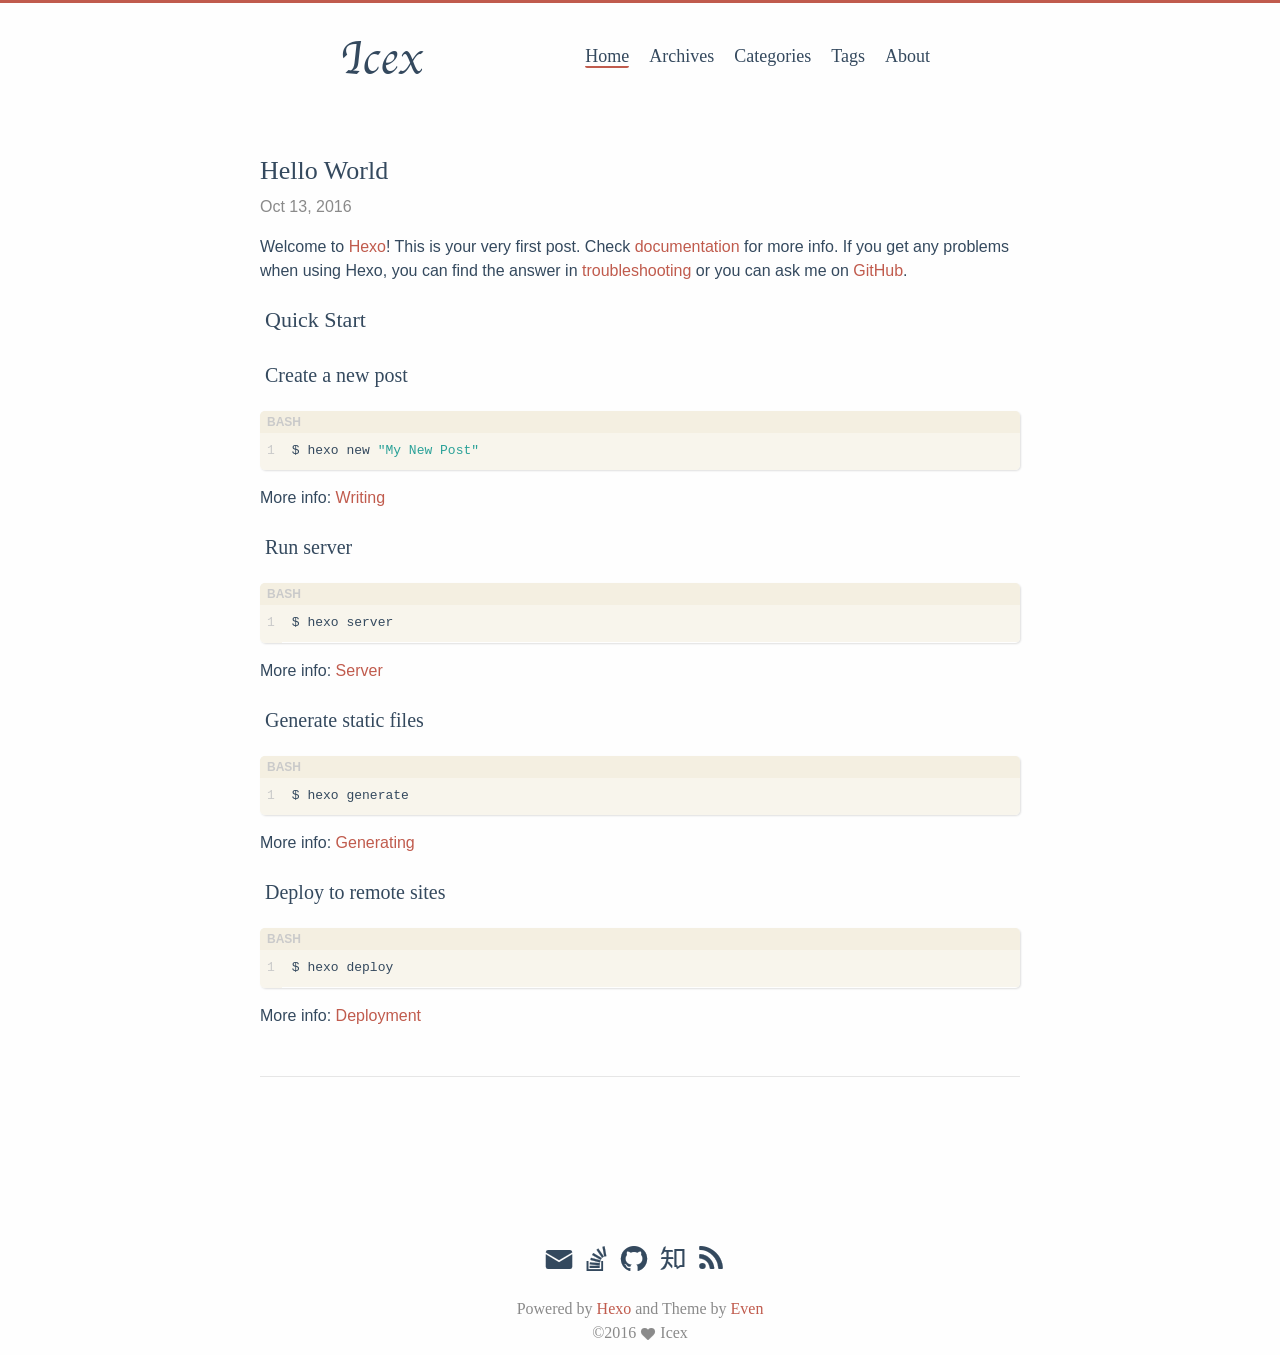
<file: index.html>
<!DOCTYPE html><html lang="en"><head><meta charset="utf-8"><meta name="X-UA-Compatible" content="IE=edge"><meta name="viewport" content="width=device-width, initial-scale=1"><meta name="author" content="Icex"><meta name="description" content="The life turns happiness！"><title>Icex</title><link rel="icon" href="/favicon.ico"><link rel="canonical" href="http://www.icex.me/2016/03/02/hello-world//index.html"><link rel="alternate" href="/atom.xml" title="Icex"><link rel="stylesheet" href="/fonts/iconfont/iconfont.css"><link rel="stylesheet" href="/css/style.css"><script type="text/javascript">var _hmt = _hmt || [];
(function() {
  var hm = document.createElement("script");
  hm.src = "//hm.baidu.com/hm.js?28cc3e566472c4e78e922a2c3761d957";
  var s = document.getElementsByTagName("script")[0]; 
  s.parentNode.insertBefore(hm, s);
})();
</script><script type="text/javascript">(function(i,s,o,g,r,a,m){i['GoogleAnalyticsObject']=r;i[r]=i[r]||function(){
(i[r].q=i[r].q||[]).push(arguments)},i[r].l=1*new Date();a=s.createElement(o),
m=s.getElementsByTagName(o)[0];a.async=1;a.src=g;m.parentNode.insertBefore(a,m)
})(window,document,'script','//www.google-analytics.com/analytics.js','ga');

ga('create', 'UA-85662836-1', 'auto');
ga('send', 'pageview');</script></head><body><div id="main"><header><a href="/." class="logo">Icex</a><ul class="nav"><li class="nav-link"><a href="/" class="active">Home</a></li><li class="nav-link"><a href="/archives/" target="_self">Archives</a></li><li class="nav-link"><a href="/categories/" target="_self">Categories</a></li><li class="nav-link"><a href="/tags/" target="_self">Tags</a></li><li class="nav-link"><a href="/about/" target="_self">About</a></li></ul></header><section id="container"><ul class="home"><li class="post-item"><article class="post"><h2 class="post-title"><a href="/2016/10/13/hello-world/" class="post-link">Hello World</a></h2><span class="post-time">Oct 13, 2016</span><div class="post-content"><p>Welcome to <a href="https://hexo.io/" target="_blank" rel="external">Hexo</a>! This is your very first post. Check <a href="https://hexo.io/docs/" target="_blank" rel="external">documentation</a> for more info. If you get any problems when using Hexo, you can find the answer in <a href="https://hexo.io/docs/troubleshooting.html" target="_blank" rel="external">troubleshooting</a> or you can ask me on <a href="https://github.com/hexojs/hexo/issues" target="_blank" rel="external">GitHub</a>.</p>
<h2 id="Quick-Start"><a href="#Quick-Start" class="headerlink" title="Quick Start"></a>Quick Start</h2><h3 id="Create-a-new-post"><a href="#Create-a-new-post" class="headerlink" title="Create a new post"></a>Create a new post</h3><figure class="highlight bash"><table><tr><td class="gutter"><pre><div class="line">1</div></pre></td><td class="code"><pre><div class="line">$ hexo new <span class="string">"My New Post"</span></div></pre></td></tr></table></figure>
<p>More info: <a href="https://hexo.io/docs/writing.html" target="_blank" rel="external">Writing</a></p>
<h3 id="Run-server"><a href="#Run-server" class="headerlink" title="Run server"></a>Run server</h3><figure class="highlight bash"><table><tr><td class="gutter"><pre><div class="line">1</div></pre></td><td class="code"><pre><div class="line">$ hexo server</div></pre></td></tr></table></figure>
<p>More info: <a href="https://hexo.io/docs/server.html" target="_blank" rel="external">Server</a></p>
<h3 id="Generate-static-files"><a href="#Generate-static-files" class="headerlink" title="Generate static files"></a>Generate static files</h3><figure class="highlight bash"><table><tr><td class="gutter"><pre><div class="line">1</div></pre></td><td class="code"><pre><div class="line">$ hexo generate</div></pre></td></tr></table></figure>
<p>More info: <a href="https://hexo.io/docs/generating.html" target="_blank" rel="external">Generating</a></p>
<h3 id="Deploy-to-remote-sites"><a href="#Deploy-to-remote-sites" class="headerlink" title="Deploy to remote sites"></a>Deploy to remote sites</h3><figure class="highlight bash"><table><tr><td class="gutter"><pre><div class="line">1</div></pre></td><td class="code"><pre><div class="line">$ hexo deploy</div></pre></td></tr></table></figure>
<p>More info: <a href="https://hexo.io/docs/deployment.html" target="_blank" rel="external">Deployment</a></p>
</div></article></li></ul><div class="paginator"></div></section><footer><div class="social"><a href="mailto:547897116@qq.com" title="email" class="iconfont icon-email"></a><a href="http://walk-code.com/" title="stack-overflow" class="iconfont icon-stack-overflow"></a><a href="https://github.com/IcexTX" title="github" class="iconfont icon-github"></a><a href="https://www.zhihu.com/people/IcexTX" title="zhihu" class="iconfont icon-zhihu"></a><a href="/atom.xml" title="rss" class="iconfont icon-rss"></a></div><div class="copyright"><p class="power">Powered by <a href="https://hexo.io/">Hexo</a> and Theme by <a href="https://github.com/ahonn/hexo-theme-even"> Even</a></p><p class="since">&copy;2016<span class="heart"><i class="iconfont icon-heart"></i></span><span class="author">Icex</span></p></div><label id="back2top"><i class="iconfont icon-up"></i></label></footer></div><script src="/js/zepto.min.js"></script><script src="/js/theme.js"></script></body></html>
</file>
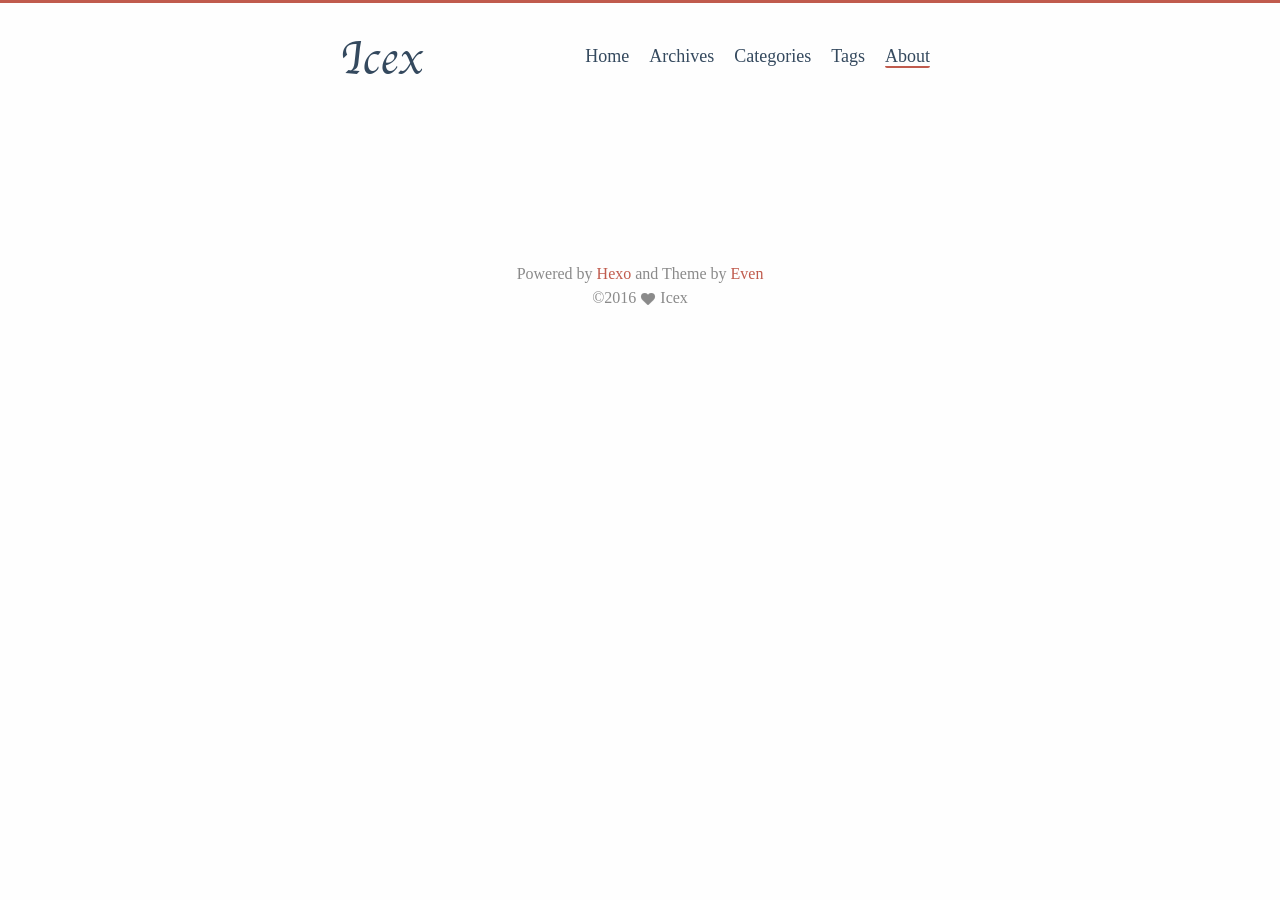
<file: about/index.html>
<!DOCTYPE html><html lang="en"><head><meta charset="utf-8"><meta name="X-UA-Compatible" content="IE=edge"><meta name="viewport" content="width=device-width, initial-scale=1"><meta name="author" content="Icex"><meta name="description" content="The life turns happiness！"><title>About · Icex</title><link rel="icon" href="/favicon.ico"><link rel="canonical" href="http://www.icex.me/2016/03/02/hello-world//about/index.html"><link rel="alternate" href="/atom.xml" title="Icex"><link rel="stylesheet" href="/fonts/iconfont/iconfont.css"><link rel="stylesheet" href="/css/style.css"><script type="text/javascript">var _hmt = _hmt || [];
(function() {
  var hm = document.createElement("script");
  hm.src = "//hm.baidu.com/hm.js?28cc3e566472c4e78e922a2c3761d957";
  var s = document.getElementsByTagName("script")[0]; 
  s.parentNode.insertBefore(hm, s);
})();
</script><script type="text/javascript">(function(i,s,o,g,r,a,m){i['GoogleAnalyticsObject']=r;i[r]=i[r]||function(){
(i[r].q=i[r].q||[]).push(arguments)},i[r].l=1*new Date();a=s.createElement(o),
m=s.getElementsByTagName(o)[0];a.async=1;a.src=g;m.parentNode.insertBefore(a,m)
})(window,document,'script','//www.google-analytics.com/analytics.js','ga');

ga('create', 'UA-85662836-1', 'auto');
ga('send', 'pageview');</script></head><body><div id="main"><header><a href="/." class="logo">Icex</a><ul class="nav"><li class="nav-link"><a href="/" target="_self">Home</a></li><li class="nav-link"><a href="/archives/" target="_self">Archives</a></li><li class="nav-link"><a href="/categories/" target="_self">Categories</a></li><li class="nav-link"><a href="/tags/" target="_self">Tags</a></li><li class="nav-link"><a href="/about/" target="_self" class="active">About</a></li></ul></header><section id="container"><article class="post"><article class="post-block"><div class="post-content"></div></article></article><section id="comments"><div data-thread-key="http://www.icex.me/2016/03/02/hello-world/index.html/about/index.html" data-title="about" data-url="http://www.icex.me/2016/03/02/hello-world/index.html/about/index.html" class="ds-thread"></div><script type="text/javascript">var duoshuoQuery = {short_name: "icex.duoshuo.com" };
(function() {
    var ds = document.createElement('script');
    ds.type = 'text/javascript';ds.async = true;
    ds.src = (document.location.protocol == 'https:' ? 'https:' : 'http:') + '//static.duoshuo.com/embed.js';
    ds.charset = 'UTF-8';
    (document.getElementsByTagName('head')[0] || document.getElementsByTagName('body')[0]).appendChild(ds);
})();</script></section></section><footer><div class="copyright"><p class="power">Powered by <a href="https://hexo.io/">Hexo</a> and Theme by <a href="https://github.com/ahonn/hexo-theme-even"> Even</a></p><p class="since">&copy;2016<span class="heart"><i class="iconfont icon-heart"></i></span><span class="author">Icex</span></p></div><label id="back2top"><i class="iconfont icon-up"></i></label></footer></div><script src="/js/zepto.min.js"></script><script src="/js/theme.js"></script></body></html>
</file>
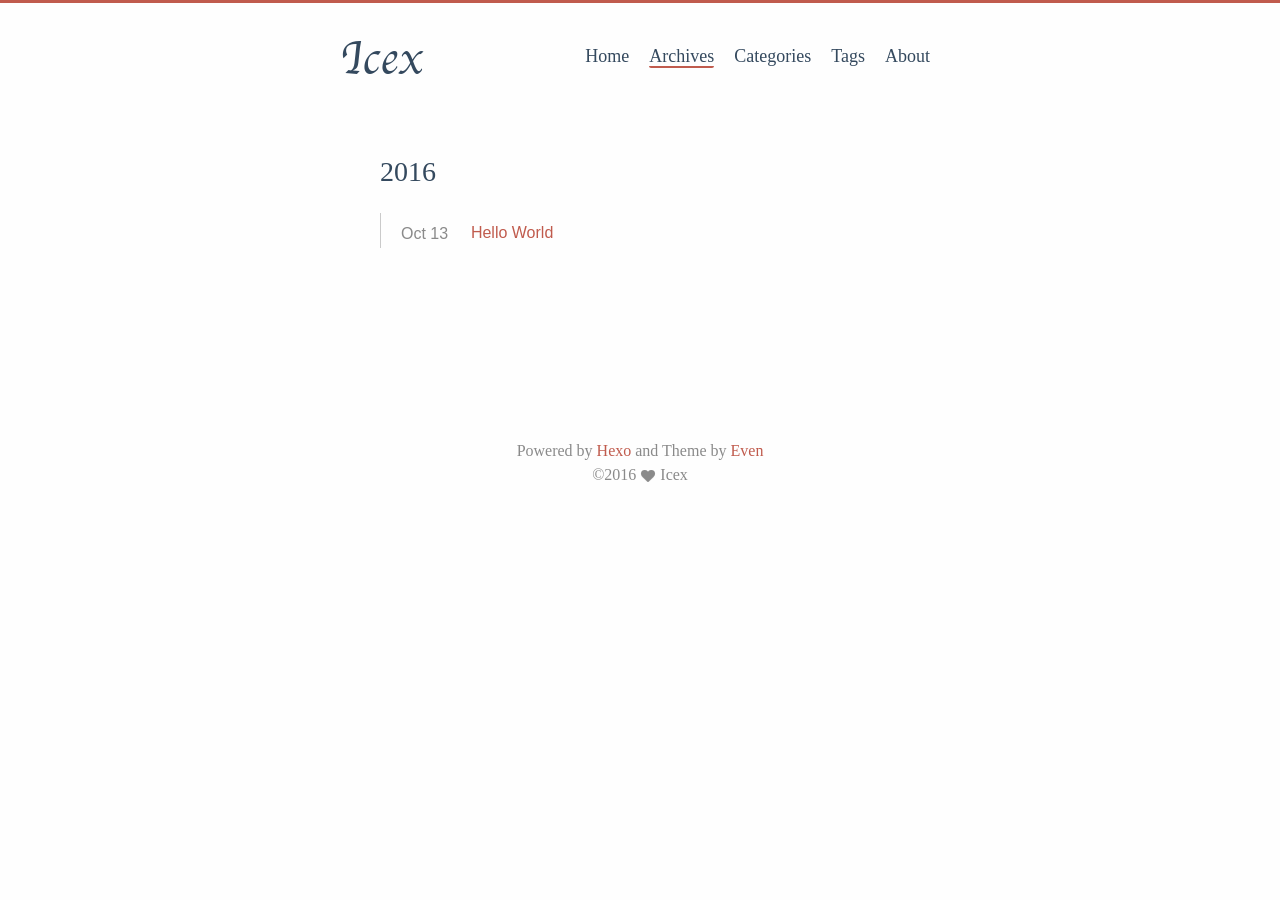
<file: archives/index.html>
<!DOCTYPE html><html lang="en"><head><meta charset="utf-8"><meta name="X-UA-Compatible" content="IE=edge"><meta name="viewport" content="width=device-width, initial-scale=1"><meta name="author" content="Icex"><meta name="description" content="The life turns happiness！"><title>Archives · Icex</title><link rel="icon" href="/favicon.ico"><link rel="canonical" href="http://www.icex.me/2016/03/02/hello-world//archives/index.html"><link rel="alternate" href="/atom.xml" title="Icex"><link rel="stylesheet" href="/fonts/iconfont/iconfont.css"><link rel="stylesheet" href="/css/style.css"><script type="text/javascript">var _hmt = _hmt || [];
(function() {
  var hm = document.createElement("script");
  hm.src = "//hm.baidu.com/hm.js?28cc3e566472c4e78e922a2c3761d957";
  var s = document.getElementsByTagName("script")[0]; 
  s.parentNode.insertBefore(hm, s);
})();
</script><script type="text/javascript">(function(i,s,o,g,r,a,m){i['GoogleAnalyticsObject']=r;i[r]=i[r]||function(){
(i[r].q=i[r].q||[]).push(arguments)},i[r].l=1*new Date();a=s.createElement(o),
m=s.getElementsByTagName(o)[0];a.async=1;a.src=g;m.parentNode.insertBefore(a,m)
})(window,document,'script','//www.google-analytics.com/analytics.js','ga');

ga('create', 'UA-85662836-1', 'auto');
ga('send', 'pageview');</script></head><body><div id="main"><header><a href="/." class="logo">Icex</a><ul class="nav"><li class="nav-link"><a href="/" target="_self">Home</a></li><li class="nav-link"><a href="/archives/" target="_self" class="active">Archives</a></li><li class="nav-link"><a href="/categories/" target="_self">Categories</a></li><li class="nav-link"><a href="/tags/" target="_self">Tags</a></li><li class="nav-link"><a href="/about/" target="_self">About</a></li></ul></header><section id="container"><div class="archive"><h2 class="year">2016</h2><div class="post-item"><div class="post-time">Oct 13</div><a href="/2016/10/13/hello-world/" class="post-link">Hello World</a></div></div><div class="paginator"></div></section><footer><div class="copyright"><p class="power">Powered by <a href="https://hexo.io/">Hexo</a> and Theme by <a href="https://github.com/ahonn/hexo-theme-even"> Even</a></p><p class="since">&copy;2016<span class="heart"><i class="iconfont icon-heart"></i></span><span class="author">Icex</span></p></div><label id="back2top"><i class="iconfont icon-up"></i></label></footer></div><script src="/js/zepto.min.js"></script><script src="/js/theme.js"></script></body></html>
</file>
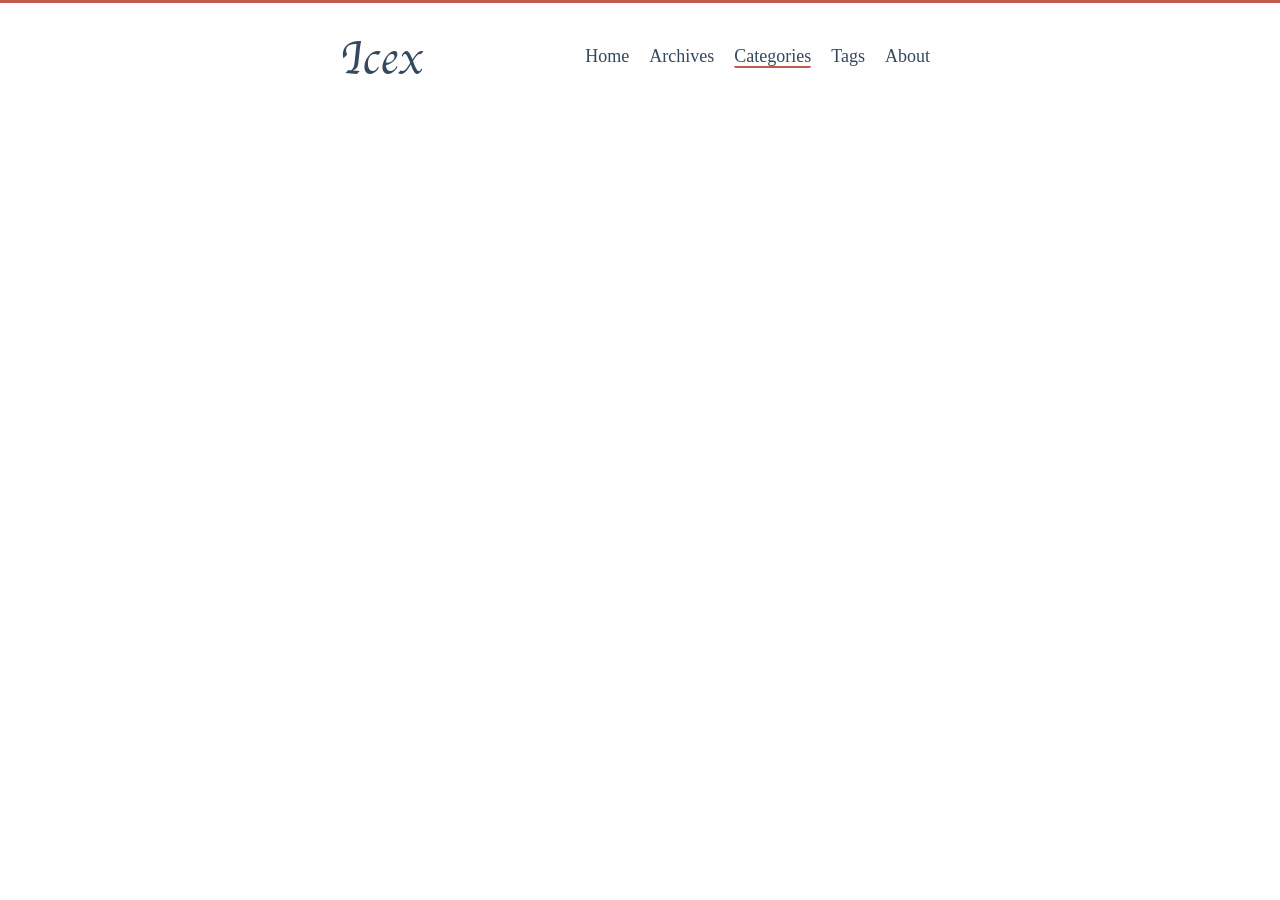
<file: categories/index.html>
<!DOCTYPE html><html lang="en"><head><meta charset="utf-8"><meta name="X-UA-Compatible" content="IE=edge"><meta name="viewport" content="width=device-width, initial-scale=1"><meta name="author" content="Icex"><meta name="description" content="The life turns happiness！"><title>Categories · Icex</title><link rel="icon" href="/favicon.ico"><link rel="canonical" href="http://www.icex.me/2016/03/02/hello-world//categories/index.html"><link rel="alternate" href="/atom.xml" title="Icex"><link rel="stylesheet" href="/fonts/iconfont/iconfont.css"><link rel="stylesheet" href="/css/style.css"><script type="text/javascript">var _hmt = _hmt || [];
(function() {
  var hm = document.createElement("script");
  hm.src = "//hm.baidu.com/hm.js?28cc3e566472c4e78e922a2c3761d957";
  var s = document.getElementsByTagName("script")[0]; 
  s.parentNode.insertBefore(hm, s);
})();
</script><script type="text/javascript">(function(i,s,o,g,r,a,m){i['GoogleAnalyticsObject']=r;i[r]=i[r]||function(){
(i[r].q=i[r].q||[]).push(arguments)},i[r].l=1*new Date();a=s.createElement(o),
m=s.getElementsByTagName(o)[0];a.async=1;a.src=g;m.parentNode.insertBefore(a,m)
})(window,document,'script','//www.google-analytics.com/analytics.js','ga');

ga('create', 'UA-85662836-1', 'auto');
ga('send', 'pageview');</script></head><body><div id="main"><header><a href="/." class="logo">Icex</a><ul class="nav"><li class="nav-link"><a href="/" target="_self">Home</a></li><li class="nav-link"><a href="/archives/" target="_self">Archives</a></li><li class="nav-link"><a href="/categories/" target="_self" class="active">Categories</a></li><li class="nav-link"><a href="/tags/" target="_self">Tags</a></li><li class="nav-link"><a href="/about/" target="_self">About</a></li></ul></header><section id="container"><article class="categories"><div class="total"></div></article></section><footer><label id="back2top"><i class="iconfont icon-up"></i></label></footer></div><script src="/js/zepto.min.js"></script><script src="/js/theme.js"></script></body></html>
</file>
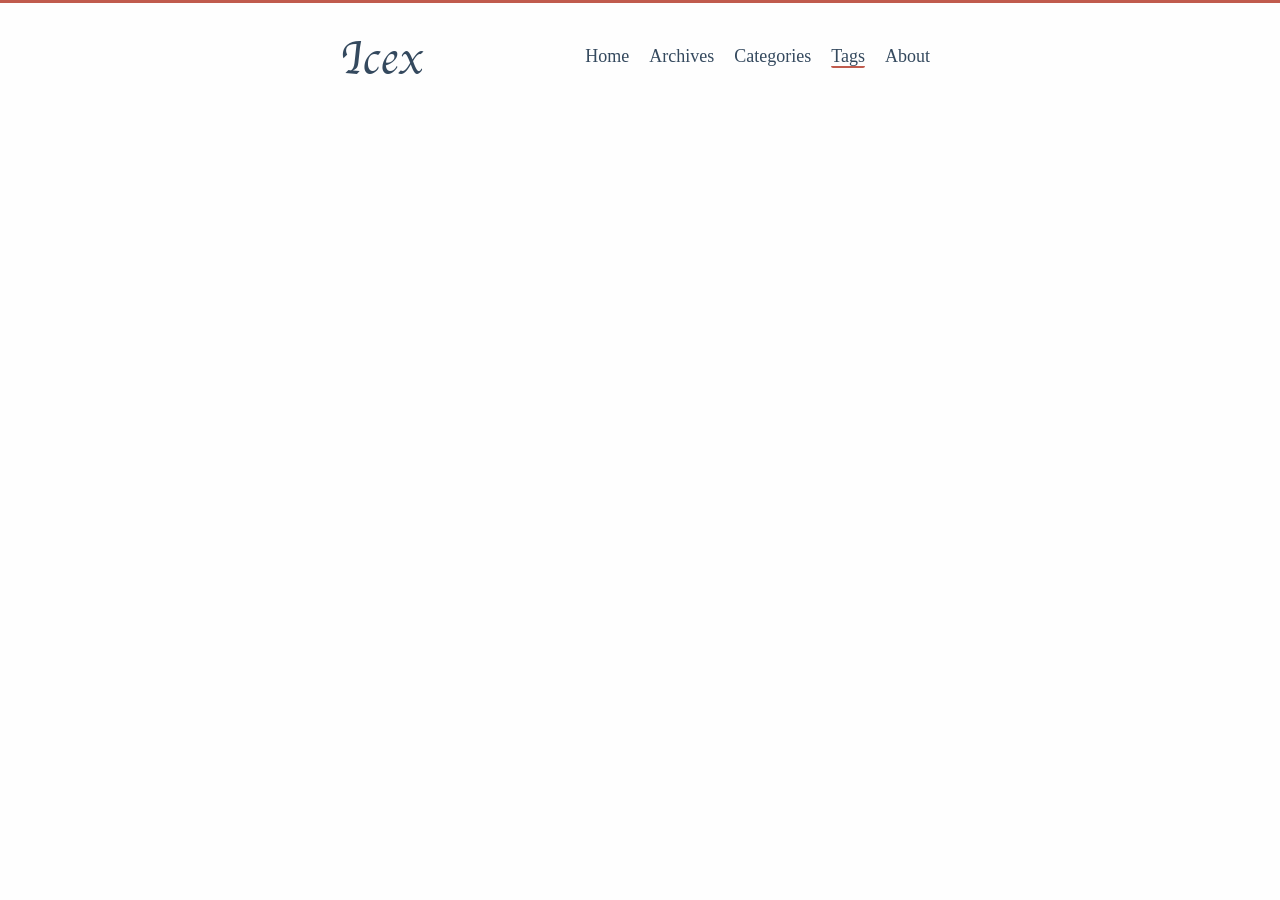
<file: tags/index.html>
<!DOCTYPE html><html lang="en"><head><meta charset="utf-8"><meta name="X-UA-Compatible" content="IE=edge"><meta name="viewport" content="width=device-width, initial-scale=1"><meta name="author" content="Icex"><meta name="description" content="The life turns happiness！"><title>Tags · Icex</title><link rel="icon" href="/favicon.ico"><link rel="canonical" href="http://www.icex.me/2016/03/02/hello-world//tags/index.html"><link rel="alternate" href="/atom.xml" title="Icex"><link rel="stylesheet" href="/fonts/iconfont/iconfont.css"><link rel="stylesheet" href="/css/style.css"><script type="text/javascript">var _hmt = _hmt || [];
(function() {
  var hm = document.createElement("script");
  hm.src = "//hm.baidu.com/hm.js?28cc3e566472c4e78e922a2c3761d957";
  var s = document.getElementsByTagName("script")[0]; 
  s.parentNode.insertBefore(hm, s);
})();
</script><script type="text/javascript">(function(i,s,o,g,r,a,m){i['GoogleAnalyticsObject']=r;i[r]=i[r]||function(){
(i[r].q=i[r].q||[]).push(arguments)},i[r].l=1*new Date();a=s.createElement(o),
m=s.getElementsByTagName(o)[0];a.async=1;a.src=g;m.parentNode.insertBefore(a,m)
})(window,document,'script','//www.google-analytics.com/analytics.js','ga');

ga('create', 'UA-85662836-1', 'auto');
ga('send', 'pageview');</script></head><body><div id="main"><header><a href="/." class="logo">Icex</a><ul class="nav"><li class="nav-link"><a href="/" target="_self">Home</a></li><li class="nav-link"><a href="/archives/" target="_self">Archives</a></li><li class="nav-link"><a href="/categories/" target="_self">Categories</a></li><li class="nav-link"><a href="/tags/" target="_self" class="active">Tags</a></li><li class="nav-link"><a href="/about/" target="_self">About</a></li></ul></header><section id="container"><div class="tagcloud"><div class="total"></div></div></section><footer><label id="back2top"><i class="iconfont icon-up"></i></label></footer></div><script src="/js/zepto.min.js"></script><script src="/js/theme.js"></script></body></html>
</file>
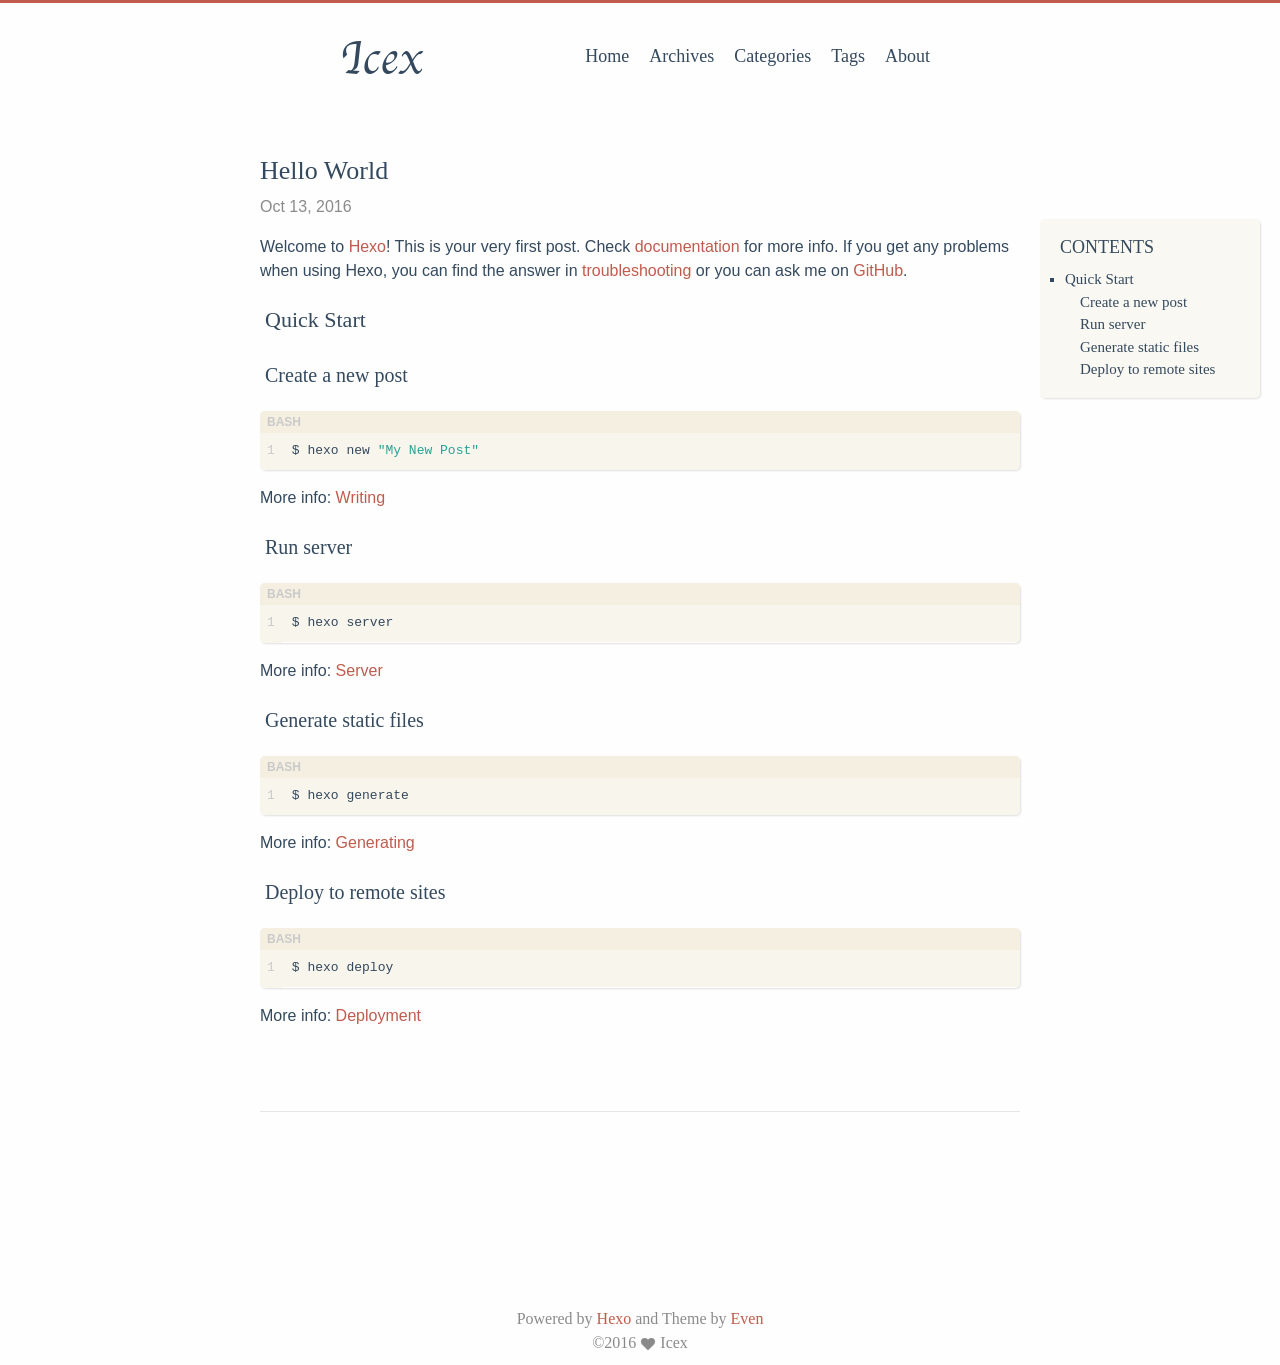
<file: 2016/10/13/hello-world/index.html>
<!DOCTYPE html><html lang="en"><head><meta charset="utf-8"><meta name="X-UA-Compatible" content="IE=edge"><meta name="viewport" content="width=device-width, initial-scale=1"><meta name="author" content="Icex"><meta name="description" content="WelcometoHexo!Thisisyourveryfirstpost.Checkdocumentationformoreinfo.IfyougetanyproblemswhenusingHexo,youcanfindthe"><meta name="keywords" content=""><title>Hello World · Icex</title><link rel="icon" href="/favicon.ico"><link rel="canonical" href="http://www.icex.me/2016/03/02/hello-world//2016/10/13/hello-world/index.html"><link rel="alternate" href="/atom.xml" title="Icex"><link rel="stylesheet" href="/fonts/iconfont/iconfont.css"><link rel="stylesheet" href="/css/style.css"><script type="text/javascript">var _hmt = _hmt || [];
(function() {
  var hm = document.createElement("script");
  hm.src = "//hm.baidu.com/hm.js?28cc3e566472c4e78e922a2c3761d957";
  var s = document.getElementsByTagName("script")[0]; 
  s.parentNode.insertBefore(hm, s);
})();
</script><script type="text/javascript">(function(i,s,o,g,r,a,m){i['GoogleAnalyticsObject']=r;i[r]=i[r]||function(){
(i[r].q=i[r].q||[]).push(arguments)},i[r].l=1*new Date();a=s.createElement(o),
m=s.getElementsByTagName(o)[0];a.async=1;a.src=g;m.parentNode.insertBefore(a,m)
})(window,document,'script','//www.google-analytics.com/analytics.js','ga');

ga('create', 'UA-85662836-1', 'auto');
ga('send', 'pageview');</script></head><body><div id="main"><header><a href="/." class="logo">Icex</a><ul class="nav"><li class="nav-link"><a href="/" target="_self">Home</a></li><li class="nav-link"><a href="/archives/" target="_self">Archives</a></li><li class="nav-link"><a href="/categories/" target="_self">Categories</a></li><li class="nav-link"><a href="/tags/" target="_self">Tags</a></li><li class="nav-link"><a href="/about/" target="_self">About</a></li></ul></header><section id="container"><article class="post"><h1 class="post-title">Hello World</h1><span class="post-time">Oct 13, 2016</span><div id="sidebar" class="post-sidebar"><h3 class="heading">Contents</h3><ol class="toc"><li class="toc-item toc-level-2"><a class="toc-link" href="#Quick-Start"><span class="toc-text">Quick Start</span></a><ol class="toc-child"><li class="toc-item toc-level-3"><a class="toc-link" href="#Create-a-new-post"><span class="toc-text">Create a new post</span></a></li><li class="toc-item toc-level-3"><a class="toc-link" href="#Run-server"><span class="toc-text">Run server</span></a></li><li class="toc-item toc-level-3"><a class="toc-link" href="#Generate-static-files"><span class="toc-text">Generate static files</span></a></li><li class="toc-item toc-level-3"><a class="toc-link" href="#Deploy-to-remote-sites"><span class="toc-text">Deploy to remote sites</span></a></li></ol></li></ol></div><div class="post-content"><p>Welcome to <a href="https://hexo.io/" target="_blank" rel="external">Hexo</a>! This is your very first post. Check <a href="https://hexo.io/docs/" target="_blank" rel="external">documentation</a> for more info. If you get any problems when using Hexo, you can find the answer in <a href="https://hexo.io/docs/troubleshooting.html" target="_blank" rel="external">troubleshooting</a> or you can ask me on <a href="https://github.com/hexojs/hexo/issues" target="_blank" rel="external">GitHub</a>.</p>
<h2 id="Quick-Start"><a href="#Quick-Start" class="headerlink" title="Quick Start"></a>Quick Start</h2><h3 id="Create-a-new-post"><a href="#Create-a-new-post" class="headerlink" title="Create a new post"></a>Create a new post</h3><figure class="highlight bash"><table><tr><td class="gutter"><pre><div class="line">1</div></pre></td><td class="code"><pre><div class="line">$ hexo new <span class="string">"My New Post"</span></div></pre></td></tr></table></figure>
<p>More info: <a href="https://hexo.io/docs/writing.html" target="_blank" rel="external">Writing</a></p>
<h3 id="Run-server"><a href="#Run-server" class="headerlink" title="Run server"></a>Run server</h3><figure class="highlight bash"><table><tr><td class="gutter"><pre><div class="line">1</div></pre></td><td class="code"><pre><div class="line">$ hexo server</div></pre></td></tr></table></figure>
<p>More info: <a href="https://hexo.io/docs/server.html" target="_blank" rel="external">Server</a></p>
<h3 id="Generate-static-files"><a href="#Generate-static-files" class="headerlink" title="Generate static files"></a>Generate static files</h3><figure class="highlight bash"><table><tr><td class="gutter"><pre><div class="line">1</div></pre></td><td class="code"><pre><div class="line">$ hexo generate</div></pre></td></tr></table></figure>
<p>More info: <a href="https://hexo.io/docs/generating.html" target="_blank" rel="external">Generating</a></p>
<h3 id="Deploy-to-remote-sites"><a href="#Deploy-to-remote-sites" class="headerlink" title="Deploy to remote sites"></a>Deploy to remote sites</h3><figure class="highlight bash"><table><tr><td class="gutter"><pre><div class="line">1</div></pre></td><td class="code"><pre><div class="line">$ hexo deploy</div></pre></td></tr></table></figure>
<p>More info: <a href="https://hexo.io/docs/deployment.html" target="_blank" rel="external">Deployment</a></p>
</div></article><div class="tags"></div><div class="paginator"></div><section id="comments"><div data-thread-key="http://www.icex.me/2016/03/02/hello-world/index.html/2016/10/13/hello-world/index.html" data-title="Hello World" data-url="http://www.icex.me/2016/03/02/hello-world/index.html/2016/10/13/hello-world/index.html" class="ds-thread"></div><script type="text/javascript">var duoshuoQuery = {short_name: "icex.duoshuo.com" };
(function() {
    var ds = document.createElement('script');
    ds.type = 'text/javascript';ds.async = true;
    ds.src = (document.location.protocol == 'https:' ? 'https:' : 'http:') + '//static.duoshuo.com/embed.js';
    ds.charset = 'UTF-8';
    (document.getElementsByTagName('head')[0] || document.getElementsByTagName('body')[0]).appendChild(ds);
})();</script></section></section><footer><div class="copyright"><p class="power">Powered by <a href="https://hexo.io/">Hexo</a> and Theme by <a href="https://github.com/ahonn/hexo-theme-even"> Even</a></p><p class="since">&copy;2016<span class="heart"><i class="iconfont icon-heart"></i></span><span class="author">Icex</span></p></div><label id="back2top"><i class="iconfont icon-up"></i></label></footer></div><script src="/js/zepto.min.js"></script><script src="/js/theme.js"></script></body></html>
</file>
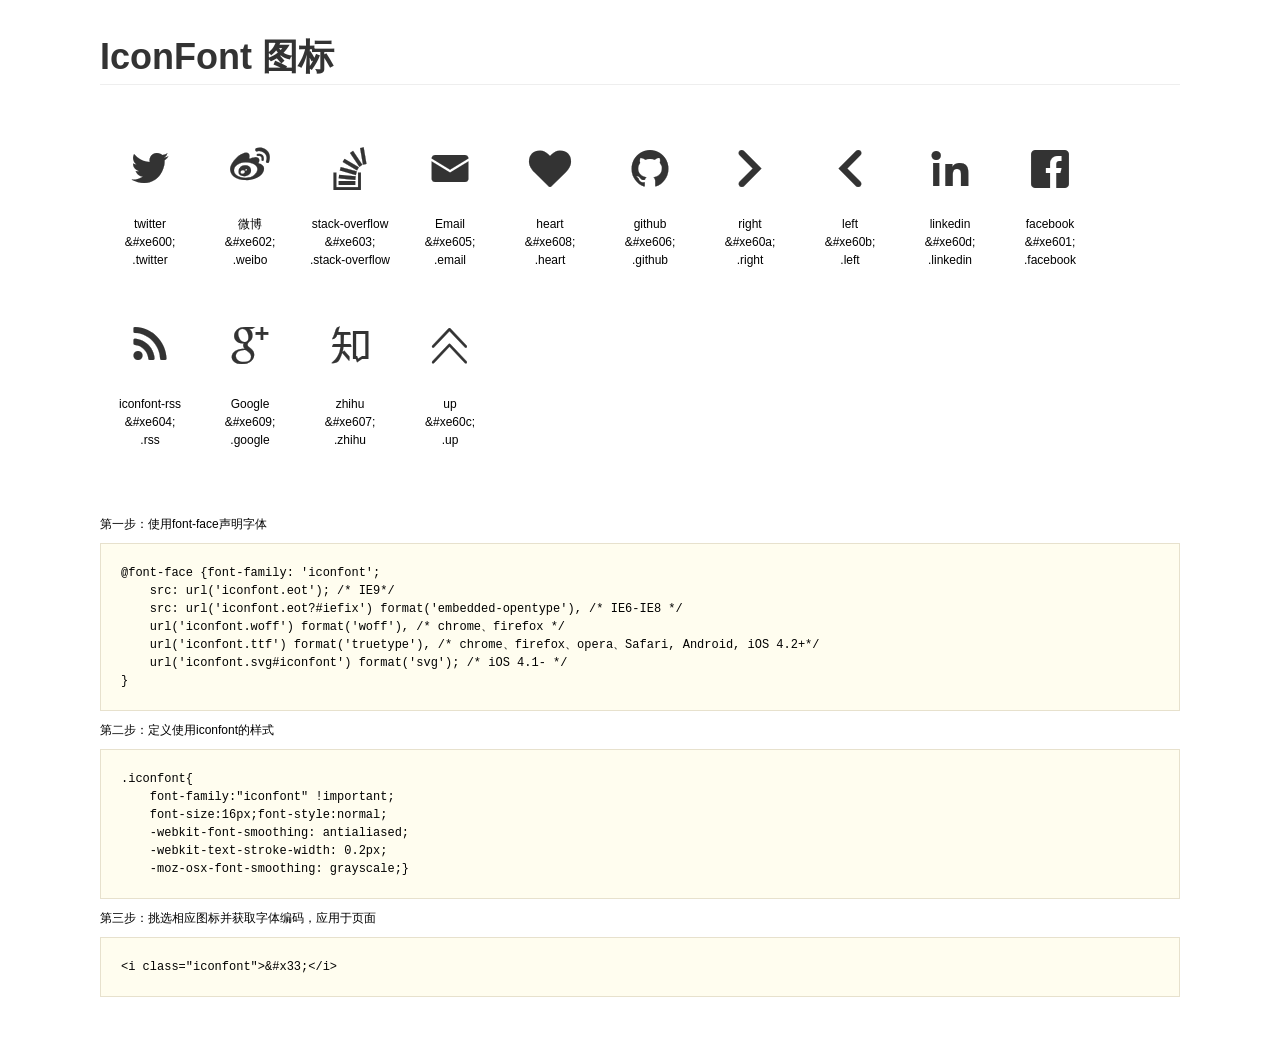
<file: fonts/iconfont/demo.html>
<!DOCTYPE html>
<html>
<head>
    <meta charset="utf-8"/>
    <title>IconFont</title>
    <link rel="stylesheet" href="demo.css">
    <link rel="stylesheet" href="iconfont.css">
</head>
<body>
    <div class="main">
        <h1>IconFont 图标</h1>
        <ul class="icon_lists clear">
            
                <li>
                <i class="icon iconfont">&#xe600;</i>
                    <div class="name">twitter</div>
                    <div class="code">&amp;#xe600;</div>
                    <div class="fontclass">.twitter</div>
                </li>
            
                <li>
                <i class="icon iconfont">&#xe602;</i>
                    <div class="name">微博</div>
                    <div class="code">&amp;#xe602;</div>
                    <div class="fontclass">.weibo</div>
                </li>
            
                <li>
                <i class="icon iconfont">&#xe603;</i>
                    <div class="name">stack-overflow</div>
                    <div class="code">&amp;#xe603;</div>
                    <div class="fontclass">.stack-overflow</div>
                </li>
            
                <li>
                <i class="icon iconfont">&#xe605;</i>
                    <div class="name">Email</div>
                    <div class="code">&amp;#xe605;</div>
                    <div class="fontclass">.email</div>
                </li>
            
                <li>
                <i class="icon iconfont">&#xe608;</i>
                    <div class="name">heart</div>
                    <div class="code">&amp;#xe608;</div>
                    <div class="fontclass">.heart</div>
                </li>
            
                <li>
                <i class="icon iconfont">&#xe606;</i>
                    <div class="name">github</div>
                    <div class="code">&amp;#xe606;</div>
                    <div class="fontclass">.github</div>
                </li>
            
                <li>
                <i class="icon iconfont">&#xe60a;</i>
                    <div class="name">right</div>
                    <div class="code">&amp;#xe60a;</div>
                    <div class="fontclass">.right</div>
                </li>
            
                <li>
                <i class="icon iconfont">&#xe60b;</i>
                    <div class="name">left</div>
                    <div class="code">&amp;#xe60b;</div>
                    <div class="fontclass">.left</div>
                </li>
            
                <li>
                <i class="icon iconfont">&#xe60d;</i>
                    <div class="name">linkedin</div>
                    <div class="code">&amp;#xe60d;</div>
                    <div class="fontclass">.linkedin</div>
                </li>
            
                <li>
                <i class="icon iconfont">&#xe601;</i>
                    <div class="name">facebook</div>
                    <div class="code">&amp;#xe601;</div>
                    <div class="fontclass">.facebook</div>
                </li>
            
                <li>
                <i class="icon iconfont">&#xe604;</i>
                    <div class="name">iconfont-rss</div>
                    <div class="code">&amp;#xe604;</div>
                    <div class="fontclass">.rss</div>
                </li>
            
                <li>
                <i class="icon iconfont">&#xe609;</i>
                    <div class="name">Google </div>
                    <div class="code">&amp;#xe609;</div>
                    <div class="fontclass">.google</div>
                </li>
            
                <li>
                <i class="icon iconfont">&#xe607;</i>
                    <div class="name">zhihu</div>
                    <div class="code">&amp;#xe607;</div>
                    <div class="fontclass">.zhihu</div>
                </li>
            
                <li>
                <i class="icon iconfont">&#xe60c;</i>
                    <div class="name">up</div>
                    <div class="code">&amp;#xe60c;</div>
                    <div class="fontclass">.up</div>
                </li>
            
        </ul>


        <div class="helps">
            第一步：使用font-face声明字体
            <pre>
@font-face {font-family: 'iconfont';
    src: url('iconfont.eot'); /* IE9*/
    src: url('iconfont.eot?#iefix') format('embedded-opentype'), /* IE6-IE8 */
    url('iconfont.woff') format('woff'), /* chrome、firefox */
    url('iconfont.ttf') format('truetype'), /* chrome、firefox、opera、Safari, Android, iOS 4.2+*/
    url('iconfont.svg#iconfont') format('svg'); /* iOS 4.1- */
}
</pre>
第二步：定义使用iconfont的样式
            <pre>
.iconfont{
    font-family:"iconfont" !important;
    font-size:16px;font-style:normal;
    -webkit-font-smoothing: antialiased;
    -webkit-text-stroke-width: 0.2px;
    -moz-osx-font-smoothing: grayscale;}
</pre>
第三步：挑选相应图标并获取字体编码，应用于页面
<pre>
&lt;i class="iconfont"&gt;&amp;#x33;&lt;/i&gt;
</pre>
        </div>

    </div>
</body>
</html>
</file>
<file: fonts/iconfont/iconfont.css>
@font-face {font-family: "iconfont";
  src: url('iconfont.eot?t=1474616189'); /* IE9*/
  src: url('iconfont.eot?t=1474616189#iefix') format('embedded-opentype'), /* IE6-IE8 */
  url('iconfont.woff?t=1474616189') format('woff'), /* chrome, firefox */
  url('iconfont.ttf?t=1474616189') format('truetype'), /* chrome, firefox, opera, Safari, Android, iOS 4.2+*/
  url('iconfont.svg?t=1474616189#iconfont') format('svg'); /* iOS 4.1- */
}

.iconfont {
  font-family:"iconfont" !important;
  font-size:16px;
  font-style:normal;
  -webkit-font-smoothing: antialiased;
  -webkit-text-stroke-width: 0.2px;
  -moz-osx-font-smoothing: grayscale;
}

.icon-linkedin:before {
  content: "\e60d";
  position: relative;
  top: -2px;
}
.icon-twitter:before {
  content: "\e600";
}
.icon-weibo:before {
  content: "\e602";
}
.icon-stack-overflow:before {
  content: "\e603";
  font-size: 25px;
  position: relative;
  top: -4px;
}
.icon-email:before {
  content: "\e605";
  position: relative;
  top: -2px;
}
.icon-facebook:before {
  content: "\e601";
  font-size: 28px;
  position: relative;
  top: -2px;
}
.icon-github:before {
  content: "\e606";
  position: relative;
  top: -3px;
}
.icon-rss:before {
  content: "\e604";
}
.icon-google:before {
  content: "\e609";
}
.icon-zhihu:before {
  content: "\e607";
  font-size: 27px;
  position: relative;
  top: -2px;
}
.icon-heart:before {
  content: "\e608"; 
}
.icon-right:before { 
  content: "\e60a";
}
.icon-left:before {
  content: "\e60b"; 
}
.icon-up:before {
  content: "\e60c";
}
</file>
<file: css/style.css>
/**
 * Even theme for Hexo by Ahonn
 * Version 1.0.0
 * https://github.com/ahonn/hexo-theme-even
 */
@font-face {
  font-family: 'Chancery';
  src: url("../fonts/chancery/apple-chancery-webfont.eot");
  src: local("Apple Chancery"), url("../fonts/chancery/apple-chancery-webfont.eot?#iefix") format("embedded-opentype"), url("../fonts/chancery/apple-chancery-webfont.woff") format("woff"), url("../fonts/chancery/apple-chancery-webfont.ttf") format("truetype"), url("../fonts/chancery/apple-chancery-webfont.svg#apple-chancery") format("svg");
  font-weight: lighter;
  font-style: normal; }

/*! normalize.css v3.0.3 | MIT License | github.com/necolas/normalize.css */
/**
   * 1. Set default font family to sans-serif.
   * 2. Prevent iOS and IE text size adjust after device orientation change,
   *    without disabling user zoom.
   */
html {
  font-family: sans-serif;
  /* 1 */
  -ms-text-size-adjust: 100%;
  /* 2 */
  -webkit-text-size-adjust: 100%;
  /* 2 */ }

/**
   * Remove default margin.
   */
body {
  margin: 0; }

/* HTML5 display definitions
     ========================================================================== */
/**
   * Correct `block` display not defined for any HTML5 element in IE 8/9.
   * Correct `block` display not defined for `details` or `summary` in IE 10/11
   * and Firefox.
   * Correct `block` display not defined for `main` in IE 11.
   */
article,
aside,
details,
figcaption,
figure,
footer,
header,
hgroup,
main,
menu,
nav,
section,
summary {
  display: block; }

/**
   * 1. Correct `inline-block` display not defined in IE 8/9.
   * 2. Normalize vertical alignment of `progress` in Chrome, Firefox, and Opera.
   */
audio,
canvas,
progress,
video {
  display: inline-block;
  /* 1 */
  vertical-align: baseline;
  /* 2 */ }

/**
   * Prevent modern browsers from displaying `audio` without controls.
   * Remove excess height in iOS 5 devices.
   */
audio:not([controls]) {
  display: none;
  height: 0; }

/**
   * Address `[hidden]` styling not present in IE 8/9/10.
   * Hide the `template` element in IE 8/9/10/11, Safari, and Firefox < 22.
   */
[hidden],
template {
  display: none; }

/* Links
     ========================================================================== */
/**
   * Remove the gray background color from active links in IE 10.
   */
a {
  background-color: transparent; }

/**
   * Improve readability of focused elements when they are also in an
   * active/hover state.
   */
a:active,
a:hover {
  outline: 0; }

/* Text-level semantics
     ========================================================================== */
/**
   * Address styling not present in IE 8/9/10/11, Safari, and Chrome.
   */
abbr[title] {
  border-bottom: 1px dotted; }

/**
   * Address style set to `bolder` in Firefox 4+, Safari, and Chrome.
   */
b,
strong {
  font-weight: bold; }

/**
   * Address styling not present in Safari and Chrome.
   */
dfn {
  font-style: italic; }

/**
   * Address variable `h1` font-size and margin within `section` and `article`
   * contexts in Firefox 4+, Safari, and Chrome.
   */
h1 {
  font-size: 2em;
  margin: 0.67em 0; }

/**
   * Address styling not present in IE 8/9.
   */
mark {
  background: #ff0;
  color: #000; }

/**
   * Address inconsistent and variable font size in all browsers.
   */
small {
  font-size: 80%; }

/**
   * Prevent `sub` and `sup` affecting `line-height` in all browsers.
   */
sub,
sup {
  font-size: 75%;
  line-height: 0;
  position: relative;
  vertical-align: baseline; }

sup {
  top: -0.5em; }

sub {
  bottom: -0.25em; }

/* Embedded content
     ========================================================================== */
/**
   * Remove border when inside `a` element in IE 8/9/10.
   */
img {
  border: 0; }

/**
   * Correct overflow not hidden in IE 9/10/11.
   */
svg:not(:root) {
  overflow: hidden; }

/* Grouping content
     ========================================================================== */
/**
   * Address margin not present in IE 8/9 and Safari.
   */
figure {
  margin: 1em 40px; }

/**
   * Address differences between Firefox and other browsers.
   */
hr {
  box-sizing: content-box;
  height: 0; }

/**
   * Contain overflow in all browsers.
   */
pre {
  overflow: auto; }

/**
   * Address odd `em`-unit font size rendering in all browsers.
   */
code,
kbd,
pre,
samp {
  font-family: monospace, monospace;
  font-size: 1em; }

/* Forms
     ========================================================================== */
/**
   * Known limitation: by default, Chrome and Safari on OS X allow very limited
   * styling of `select`, unless a `border` property is set.
   */
/**
   * 1. Correct color not being inherited.
   *    Known issue: affects color of disabled elements.
   * 2. Correct font properties not being inherited.
   * 3. Address margins set differently in Firefox 4+, Safari, and Chrome.
   */
button,
input,
optgroup,
select,
textarea {
  color: inherit;
  /* 1 */
  font: inherit;
  /* 2 */
  margin: 0;
  /* 3 */ }

/**
   * Address `overflow` set to `hidden` in IE 8/9/10/11.
   */
button {
  overflow: visible; }

/**
   * Address inconsistent `text-transform` inheritance for `button` and `select`.
   * All other form control elements do not inherit `text-transform` values.
   * Correct `button` style inheritance in Firefox, IE 8/9/10/11, and Opera.
   * Correct `select` style inheritance in Firefox.
   */
button,
select {
  text-transform: none; }

/**
   * 1. Avoid the WebKit bug in Android 4.0.* where (2) destroys native `audio`
   *    and `video` controls.
   * 2. Correct inability to style clickable `input` types in iOS.
   * 3. Improve usability and consistency of cursor style between image-type
   *    `input` and others.
   */
button,
html input[type="button"],
input[type="reset"],
input[type="submit"] {
  -webkit-appearance: button;
  /* 2 */
  cursor: pointer;
  /* 3 */ }

/**
   * Re-set default cursor for disabled elements.
   */
button[disabled],
html input[disabled] {
  cursor: not-allowed; }

/**
   * Remove inner padding and border in Firefox 4+.
   */
button::-moz-focus-inner,
input::-moz-focus-inner {
  border: 0;
  padding: 0; }

/**
   * Address Firefox 4+ setting `line-height` on `input` using `!important` in
   * the UA stylesheet.
   */
input {
  line-height: normal; }

/**
   * It's recommended that you don't attempt to style these elements.
   * Firefox's implementation doesn't respect box-sizing, padding, or width.
   *
   * 1. Address box sizing set to `content-box` in IE 8/9/10.
   * 2. Remove excess padding in IE 8/9/10.
   */
input[type="checkbox"],
input[type="radio"] {
  box-sizing: border-box;
  /* 1 */
  padding: 0;
  /* 2 */ }

/**
   * Fix the cursor style for Chrome's increment/decrement buttons. For certain
   * `font-size` values of the `input`, it causes the cursor style of the
   * decrement button to change from `default` to `text`.
   */
input[type="number"]::-webkit-inner-spin-button,
input[type="number"]::-webkit-outer-spin-button {
  height: auto; }

/**
   * 1. Address `appearance` set to `searchfield` in Safari and Chrome.
   * 2. Address `box-sizing` set to `border-box` in Safari and Chrome.
   */
input[type="search"] {
  -webkit-appearance: textfield;
  /* 1 */
  box-sizing: content-box;
  /* 2 */ }

/**
   * Remove inner padding and search cancel button in Safari and Chrome on OS X.
   * Safari (but not Chrome) clips the cancel button when the search input has
   * padding (and `textfield` appearance).
   */
input[type="search"]::-webkit-search-cancel-button,
input[type="search"]::-webkit-search-decoration {
  -webkit-appearance: none; }

/**
   * Define consistent border, margin, and padding.
   * [NOTE] We don't enable this ruleset in Foundation, because we want the <fieldset> element to have plain styling.
   */
/* fieldset {
    border: 1px solid #c0c0c0;
    margin: 0 2px;
    padding: 0.35em 0.625em 0.75em;
  } */
/**
   * 1. Correct `color` not being inherited in IE 8/9/10/11.
   * 2. Remove padding so people aren't caught out if they zero out fieldsets.
   */
legend {
  border: 0;
  /* 1 */
  padding: 0;
  /* 2 */ }

/**
   * Remove default vertical scrollbar in IE 8/9/10/11.
   */
textarea {
  overflow: auto; }

/**
   * Don't inherit the `font-weight` (applied by a rule above).
   * NOTE: the default cannot safely be changed in Chrome and Safari on OS X.
   */
optgroup {
  font-weight: bold; }

/* Tables
     ========================================================================== */
/**
   * Remove most spacing between table cells.
   */
table {
  border-collapse: collapse;
  border-spacing: 0; }

td,
th {
  padding: 0; }

html {
  font-size: 100%;
  box-sizing: border-box; }

body {
  padding: 0;
  margin: 0;
  font-family: "Source Sans Pro", "Helvetica Neue", Arial, sans-serif;
  font-weight: normal;
  -webkit-font-smoothing: antialiased;
  -moz-osx-font-smoothing: grayscale;
  line-height: 1.5;
  color: #34495e;
  background: #fefefe;
  scroll-behavior: smooth;
  border-top: 3px solid #c05b4d; }

img {
  max-width: 100%;
  height: auto;
  display: inline-block;
  vertical-align: middle; }

a {
  color: #34495e;
  text-decoration: none; }

h2 {
  font-size: 22px; }

h3 {
  font-size: 20px; }

h4 {
  font-size: 18px; }

h5 {
  font-size: 16px; }

h6 {
  font-size: 16px; }

#main {
  width: 800px;
  margin: 0 auto; }

#container {
  margin: 32px 20px; }

header {
  height: 60px;
  padding: 20px 100px; }
  header .logo {
    float: left;
    font-size: 48px;
    font-family: "Chancery", cursive, LiSu, sans-serif; }
  header .nav {
    float: right;
    margin-top: 0;
    font-family: Athelas, Times New Roman, STHeiti, Microsoft Yahei, serif; }
    header .nav .nav-link {
      display: inline-block;
      padding: 20px 10px; }
      header .nav .nav-link a {
        font-size: 18px;
        line-height: 1.5; }
      header .nav .nav-link :hover, header .nav .nav-link .active {
        transition: 0.1s ease-out;
        border-radius: 2px;
        border-bottom: 2px solid #c05b4d; }

footer {
  padding-top: 2em; }
  footer .social {
    display: block;
    text-align: center; }
    footer .social .iconfont {
      display: inline-block;
      margin-right: 10px;
      font-size: 30px; }
      footer .social .iconfont:hover {
        color: #c05b4d; }
  footer .copyright {
    margin-top: 15px;
    margin-bottom: 10px;
    color: #8a8a8a;
    text-align: center;
    font-family: Athelas, Times New Roman, STHeiti, Microsoft Yahei, serif; }
    footer .copyright .heart {
      margin: 0 5px; }
      footer .copyright .heart .icon-heart {
        font-size: 14px; }
    footer .copyright .power {
      margin: 0; }
      footer .copyright .power a {
        color: #c05b4d; }
    footer .copyright .since {
      margin: 0; }
  footer #back2top {
    position: fixed;
    right: 20px;
    bottom: 20px;
    z-index: 10;
    opacity: 0;
    transition-property: transform;
    transition-timing-function: ease-out;
    transition-duration: 0.3s; }
    footer #back2top:hover {
      transform: translateY(-5px); }

.post {
  padding-top: 1em;
  padding-bottom: 2em; }
  .post .post-title {
    margin: 0px;
    font-weight: 400;
    font-size: 26px;
    font-family: Athelas, Times New Roman, STHeiti, Microsoft Yahei, serif; }
    .post .post-title .post-link:hover {
      border-bottom: 2px solid #c05b4d;
      transition: 0.1s; }
  .post .post-time {
    margin-top: 5px;
    display: inline-block;
    color: #8a8a8a; }
  .post .post-content h1 {
    font-weight: 400;
    font-family: Athelas, Times New Roman, STHeiti, Microsoft Yahei, serif; }
    .post .post-content h1:target {
      color: #c05b4d; }
  .post .post-content h2 {
    font-weight: 400;
    font-family: Athelas, Times New Roman, STHeiti, Microsoft Yahei, serif; }
    .post .post-content h2:target {
      color: #c05b4d; }
  .post .post-content h3 {
    font-weight: 400;
    font-family: Athelas, Times New Roman, STHeiti, Microsoft Yahei, serif; }
    .post .post-content h3:target {
      color: #c05b4d; }
  .post .post-content h4 {
    font-weight: 400;
    font-family: Athelas, Times New Roman, STHeiti, Microsoft Yahei, serif; }
    .post .post-content h4:target {
      color: #c05b4d; }
  .post .post-content h5 {
    font-weight: 400;
    font-family: Athelas, Times New Roman, STHeiti, Microsoft Yahei, serif; }
    .post .post-content h5:target {
      color: #c05b4d; }
  .post .post-content h6 {
    font-weight: 400;
    font-family: Athelas, Times New Roman, STHeiti, Microsoft Yahei, serif; }
    .post .post-content h6:target {
      color: #c05b4d; }
  .post .post-content .headerlink:hover {
    border-bottom: 0; }
  .post .post-content .headerlink::before {
    content: "";
    margin-right: 5px;
    font-size: 1.1em; }
  .post .post-content a {
    color: #c05b4d;
    word-break: break-all; }
    .post .post-content a:hover {
      border-bottom: 1px solid #c05b4d; }
  .post .post-content blockquote {
    margin: 2em 0;
    padding: 10px 20px;
    position: relative;
    color: rgba(52, 73, 94, 0.8);
    background-color: rgba(192, 91, 77, 0.05);
    border-left: 3px solid rgba(192, 91, 77, 0.3);
    box-shadow: 1px 1px 2px rgba(0, 0, 0, 0.125); }
    .post .post-content blockquote p {
      margin: 0; }
  .post .post-content img {
    display: inline-block;
    max-width: 100%; }
  .post .post-content > ul {
    padding: 0;
    list-style: inside; }
  .post .post-content > ol {
    padding: 0;
    list-style: inside decimal; }
  .post .post-content > table {
    margin-bottom: 20px;
    border-spacing: 0;
    box-shadow: 2px 2px 3px rgba(0, 0, 0, 0.125);
    border: 3px double #e8c3be; }
    .post .post-content > table th, .post .post-content > table td {
      padding: 5px 15px;
      background-color: white;
      border: 1px double #e8c3be; }

.post .post-sidebar {
  width: 200px;
  position: absolute;
  padding: 10px;
  margin-left: 780px;
  font-size: 15px;
  font-family: Athelas, Times New Roman, STHeiti, Microsoft Yahei, serif;
  border-radius: 5px;
  background: rgba(248, 245, 236, 0.6);
  box-shadow: 1px 1px 2px rgba(0, 0, 0, 0.125);
  word-wrap: break-word; }
  .post .post-sidebar .heading {
    margin: 5px 10px;
    font-size: 18px;
    font-weight: 500;
    text-transform: uppercase; }
  .post .post-sidebar ol {
    list-style: none; }
  .post .post-sidebar > ol {
    list-style: square; }
    .post .post-sidebar > ol a.active {
      color: #c05b4d; }
  .post .post-sidebar .toc {
    margin: 7px 0;
    padding-left: 15px; }
    .post .post-sidebar .toc .toc-child {
      padding-left: 15px; }

code, pre {
  padding: 7px;
  font-size: 13px;
  font-family: Consolas, Monaco, Menlo, Consolas, monospace;
  background: #f8f5ec; }

code {
  padding: 3px 5px;
  border-radius: 4px;
  color: #c7254e; }

.highlight {
  position: relative;
  margin: 1em 0;
  border-radius: 5px;
  overflow-x: auto;
  box-shadow: 1px 1px 2px rgba(0, 0, 0, 0.125); }
  .highlight::after {
    position: absolute;
    top: 0;
    right: 0;
    left: 0;
    padding: 2px 7px;
    font-size: 12px;
    font-weight: bold;
    color: #cacaca;
    background: #f4efe1;
    content: 'CODE'; }
  .highlight.html::after {
    content: "HTML"; }
  .highlight.js::after {
    content: "JS"; }
  .highlight.bash::after {
    content: "BASH"; }
  .highlight.css::after {
    content: "CSS"; }
  .highlight.scss::after {
    content: "SCSS"; }
  .highlight.diff::after {
    content: "DIFF"; }
  .highlight.java::after {
    content: "JAVA"; }
  .highlight.xml::after {
    content: "XML"; }
  .highlight.python::after {
    content: "PYTHON"; }
  .highlight.json::after {
    content: "JSON"; }
  .highlight.swift::after {
    content: "SWIFT"; }
  .highlight.ruby::after {
    content: "RUBY"; }
  .highlight.perl::after {
    content: "PERL"; }
  .highlight.php::after {
    content: "PHP"; }
  .highlight.c::after {
    content: "C"; }
  .highlight.java::after {
    content: "JAVA"; }
  .highlight.cpp::after {
    content: "CPP"; }
  .highlight.scheme::after {
    content: "SCHEME"; }
  .highlight .code pre {
    margin: 0;
    padding: 30px 10px 10px; }
    .highlight .code pre .line {
      height: 19px; }
  .highlight .gutter {
    width: 10px;
    color: #cacaca; }
    .highlight .gutter pre {
      margin: 0;
      padding: 30px 7px 10px; }
  .highlight table, .highlight tr, .highlight td {
    margin: 0;
    padding: 0;
    width: 100%;
    border-collapse: collapse; }
  .highlight .code .comment,
  .highlight .code .quote {
    color: #93a1a1; }
  .highlight .code .keyword,
  .highlight .code .selector-tag,
  .highlight .code .addition {
    color: #859900; }
  .highlight .code .number,
  .highlight .code .string,
  .highlight .code .meta .meta-string,
  .highlight .code .literal,
  .highlight .code .doctag,
  .highlight .code .regexp {
    color: #2aa198; }
  .highlight .code .attribute,
  .highlight .code .attr,
  .highlight .code .variable,
  .highlight .code .template-variable,
  .highlight .code .class .title,
  .highlight .code .type {
    color: #b58900; }
  .highlight .code .symbol,
  .highlight .code .bullet,
  .highlight .code .subst,
  .highlight .code .meta,
  .highlight .code .meta .keyword,
  .highlight .code .selector-attr,
  .highlight .code .selector-pseudo,
  .highlight .code .link {
    color: #cb4b16; }
  .highlight .code .built_in,
  .highlight .code .deletion {
    color: #dc322f; }

.paginator {
  margin-top: 2em;
  margin-bottom: 4em;
  padding: 1em 0; }
  .paginator .prev,
  .paginator .next {
    display: inline-block;
    font-weight: bold;
    font-size: 20px;
    font-family: Athelas, Times New Roman, STHeiti, Microsoft Yahei, serif; }
    .paginator .prev span,
    .paginator .next span {
      margin: 0 5px; }
    .paginator .prev:hover,
    .paginator .next:hover {
      color: #c05b4d; }
  .paginator .prev {
    float: left; }
  .paginator .next {
    float: right; }

.home {
  padding-left: 0;
  margin-top: 2em;
  margin-bottom: 2em; }
  .home .post-item {
    list-style: none;
    border-bottom: 1px solid #e6e6e6; }
    .home .post-item .post-title {
      display: inline-block; }
    .home .post-item .post-title {
      display: block; }
  .home .read-more {
    color: #c05b4d;
    font-size: 1.1em;
    font-family: Athelas, Times New Roman, STHeiti, Microsoft Yahei, serif; }
    .home .read-more:hover {
      border-bottom: 1px solid #c05b4d; }

.archive {
  margin: 3em auto;
  font-size: 16px;
  max-width: 520px; }
  .archive .year {
    margin: 20px 0;
    font-size: 28px;
    font-weight: 400;
    font-family: Athelas, Times New Roman, STHeiti, Microsoft Yahei, serif; }
  .archive .post-item {
    padding: 2px 10px;
    border-left: 1px solid #cacaca; }
    .archive .post-item:hover {
      padding-left: 13px;
      border-left: 3px solid #c05b4d;
      transition: 0.2s ease-out; }
  .archive .post-time {
    display: inline-block;
    width: 12%;
    margin: 0 10px;
    color: #8a8a8a; }
    .archive .post-time.tag, .archive .post-time.category {
      margin-left: 10px;
      width: 20%; }
  .archive .post-link {
    width: 75%;
    display: inline-block;
    color: #c05b4d;
    white-space: nowrap;
    overflow: hidden;
    text-overflow: ellipsis;
    position: relative;
    top: 6px; }

.tags {
  margin-top: 35px;
  padding-top: 20px;
  font-family: Athelas, Times New Roman, STHeiti, Microsoft Yahei, serif;
  border-top: 1px solid #e6e6e6; }
  .tags a {
    margin-right: 5px;
    color: #c05b4d;
    word-break: break-all; }
    .tags a::before {
      content: '#'; }

.tagcloud {
  margin-top: 3em;
  margin-bottom: 5em;
  text-align: center;
  color: #c05b4d;
  font-family: Athelas, Times New Roman, STHeiti, Microsoft Yahei, serif; }
  .tagcloud .total {
    margin-bottom: 10px; }
    .tagcloud .total p {
      margin: auto;
      font-size: 18px;
      width: 110px;
      border-bottom: 2px solid #c05b4d; }
  .tagcloud a {
    display: inline-block;
    word-wrap: break-word;
    margin: 5px;
    position: relative;
    transition-duration: 0.2s;
    transition-property: transform;
    transition-timing-function: ease-out; }
    .tagcloud a:active, .tagcloud a:focus, .tagcloud a:hover {
      color: #c05b4d;
      transform: scale(1.05); }

.categories {
  margin-top: 3em;
  margin-bottom: 5em;
  text-align: center;
  color: #c05b4d;
  font-family: Athelas, Times New Roman, STHeiti, Microsoft Yahei, serif; }
  .categories .total {
    margin-bottom: 20px; }
    .categories .total p {
      margin: auto;
      font-size: 18px;
      width: 110px;
      border-bottom: 2px solid #c05b4d; }
  .categories .category-link {
    display: inline-block;
    margin: 3px 10px;
    position: relative;
    transition-duration: 0.2s;
    transition-property: transform;
    transition-timing-function: ease-out; }
    .categories .category-link .category-count {
      display: inline-block;
      position: relative;
      top: -8px;
      right: -2px;
      color: #c05b4d;
      font-size: 12px; }
    .categories .category-link:active, .categories .category-link:focus, .categories .category-link:hover {
      color: #c05b4d;
      transform: scale(1.05); }

@media screen and (max-width: 800px) {
  #main {
    width: 100%; }
  header {
    padding: 20px 0; }
    header .logo {
      font-size: 42px; }
    header .logo, header .nav {
      float: none;
      display: block;
      text-align: center;
      padding: 0; }
      header .logo .nav-link, header .nav .nav-link {
        padding: 5px 8px; }
  .archive {
    margin: 4em 1em 5em; }
    .archive .post-time {
      margin: 0;
      width: auto;
      font-size: 13px;
      display: block; }
      .archive .post-time.tag, .archive .post-time.category {
        margin-left: 0;
        width: auto; }
    .archive .post-link {
      width: 100%; }
  .tagcloud {
    margin-top: 4em; }
  .post .post-sidebar {
    display: none; }
  #back2top {
    display: none; } }
</file>
<file: fonts/iconfont/demo.css>
*{margin: 0;padding: 0;list-style: none;}
/*
KISSY CSS Reset
理念：1. reset 的目的不是清除浏览器的默认样式，这仅是部分工作。清除和重置是紧密不可分的。
2. reset 的目的不是让默认样式在所有浏览器下一致，而是减少默认样式有可能带来的问题。
3. reset 期望提供一套普适通用的基础样式。但没有银弹，推荐根据具体需求，裁剪和修改后再使用。
特色：1. 适应中文；2. 基于最新主流浏览器。
维护：玉伯<lifesinger@gmail.com>, 正淳<ragecarrier@gmail.com>
 */

/** 清除内外边距 **/
body, h1, h2, h3, h4, h5, h6, hr, p, blockquote, /* structural elements 结构元素 */
dl, dt, dd, ul, ol, li, /* list elements 列表元素 */
pre, /* text formatting elements 文本格式元素 */
form, fieldset, legend, button, input, textarea, /* form elements 表单元素 */
th, td /* table elements 表格元素 */ {
  margin: 0;
  padding: 0;
}

/** 设置默认字体 **/
body,
button, input, select, textarea /* for ie */ {
  font: 12px/1.5 tahoma, arial, \5b8b\4f53, sans-serif;
}
h1, h2, h3, h4, h5, h6 { font-size: 100%; }
address, cite, dfn, em, var { font-style: normal; } /* 将斜体扶正 */
code, kbd, pre, samp { font-family: courier new, courier, monospace; } /* 统一等宽字体 */
small { font-size: 12px; } /* 小于 12px 的中文很难阅读，让 small 正常化 */

/** 重置列表元素 **/
ul, ol { list-style: none; }

/** 重置文本格式元素 **/
a { text-decoration: none; }
a:hover { text-decoration: underline; }


/** 重置表单元素 **/
legend { color: #000; } /* for ie6 */
fieldset, img { border: 0; } /* img 搭车：让链接里的 img 无边框 */
button, input, select, textarea { font-size: 100%; } /* 使得表单元素在 ie 下能继承字体大小 */
/* 注：optgroup 无法扶正 */

/** 重置表格元素 **/
table { border-collapse: collapse; border-spacing: 0; }

/* 清除浮动 */
.ks-clear:after, .clear:after {
  content: '\20';
  display: block;
  height: 0;
  clear: both;
}
.ks-clear, .clear {
  *zoom: 1;
}

.main {padding: 30px 100px;}
.main h1{font-size:36px; color:#333; text-align:left;margin-bottom:30px; border-bottom: 1px solid #eee;}

.helps{margin-top:40px;}
.helps pre{
  padding:20px;
  margin:10px 0;
  border:solid 1px #e7e1cd;
  background-color: #fffdef;
  overflow: auto;
}

.icon_lists li{
  float:left;
  width: 100px;
  height:180px;
  text-align: center;
}
.icon_lists .icon{
  font-size: 42px;
  line-height: 100px;
  margin: 10px 0;
  color:#333;
  -webkit-transition: font-size 0.25s ease-out 0s;
  -moz-transition: font-size 0.25s ease-out 0s;
  transition: font-size 0.25s ease-out 0s;

}
.icon_lists .icon:hover{
  font-size: 100px;
}
</file>
